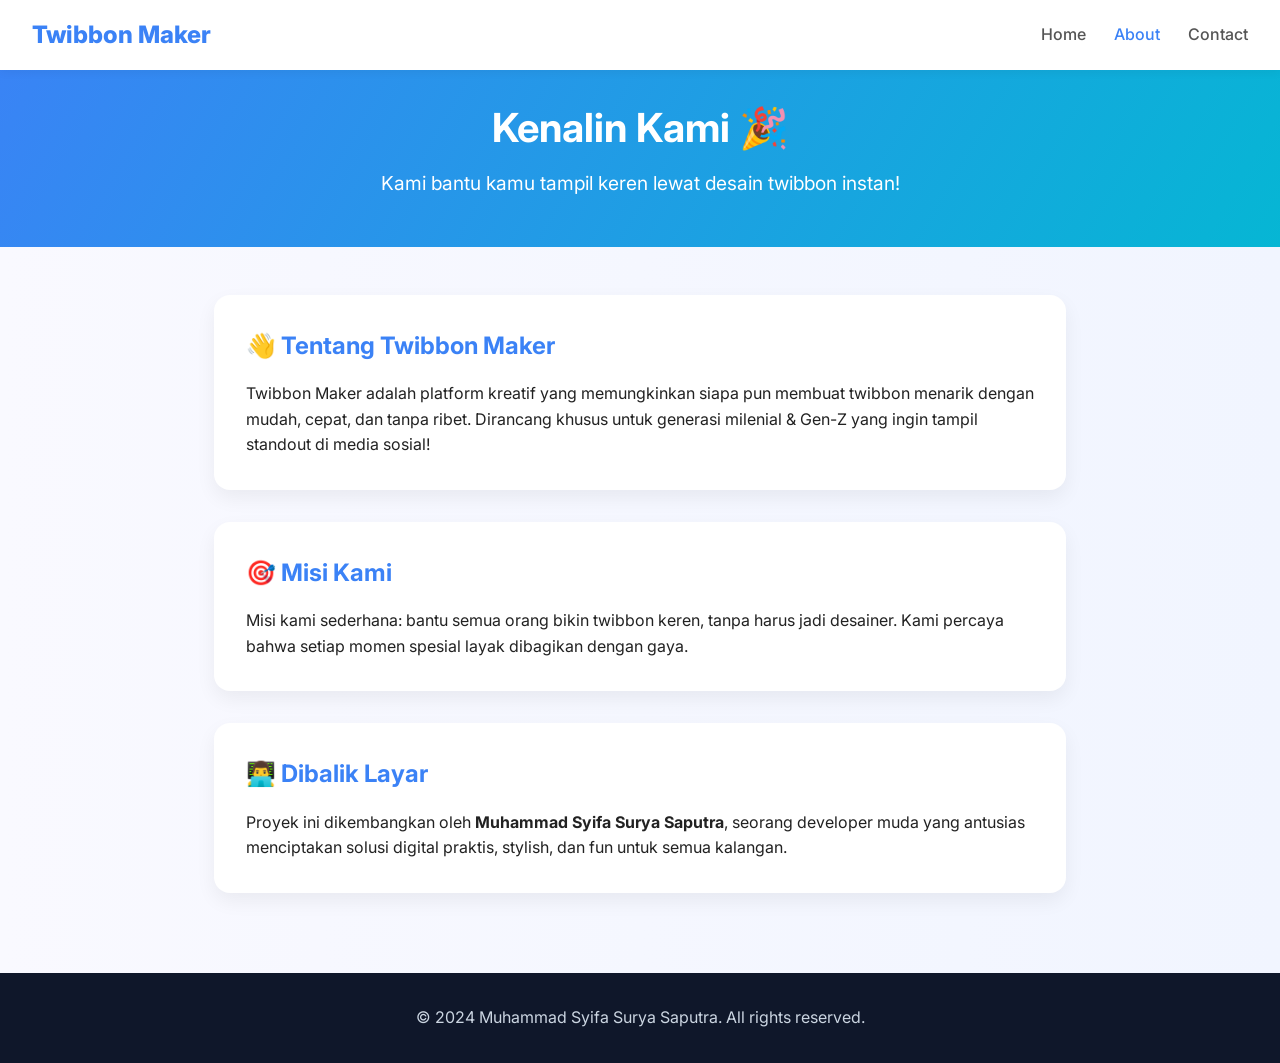
<file: about.html>
<!DOCTYPE html>
<html lang="en">

<head>
    <meta charset="UTF-8" />
    <meta name="viewport" content="width=device-width, initial-scale=1.0" />
    <title>Tentang Kami - Twibbon Maker</title>
    <link href="https://fonts.googleapis.com/css2?family=Inter:wght@400;600;800&display=swap" rel="stylesheet">
    <style>
        * {
            margin: 0;
            padding: 0;
            box-sizing: border-box;
        }

        body {
            font-family: 'Inter', sans-serif;
            background: linear-gradient(to right, #f9f9ff, #f1f5ff);
            color: #222;
            line-height: 1.6;
        }

        nav {
            display: flex;
            justify-content: space-between;
            align-items: center;
            padding: 1rem 2rem;
            background-color: #ffffff;
            box-shadow: 0 2px 10px rgba(0, 0, 0, 0.05);
            position: fixed;
            width: 100%;
            z-index: 10;
        }

        .logo {
            font-size: 1.5rem;
            font-weight: 800;
            color: #3b82f6;
        }

        .menu a {
            margin-left: 1.5rem;
            text-decoration: none;
            color: #555;
            font-weight: 500;
            transition: color 0.3s;
        }

        .menu a:hover,
        .menu a.active {
            color: #3b82f6;
        }

        /* Hamburger Menu */
        .hamburger {
            display: none;
            flex-direction: column;
            cursor: pointer;
            transition: transform 0.3s ease;
            order: -1;
            /* Moves hamburger menu before the logo */
            margin-right: 15px;
        }

        .hamburger div {
            background: #000000;
            height: 3px;
            width: 20px;
            margin: 2px 0;
            border-radius: 2px;
            transition: background 0.3s ease, transform 0.3s ease;
        }

        .mobile-menu a.active {
            background: linear-gradient(to right, #06b6d4, #3b82f6);
            color: #ffffff;
        }

        /* Mobile Menu */
        .mobile-menu {
            padding-top: 60px;
            display: none;
            flex-direction: column;
            position: fixed;
            gap: 6px;
            top: 0;
            left: -220px;
            width: 220px;
            height: 100%;
            background: rgba(255, 255, 255, 0.2);
            box-shadow: 2px 0 5px rgba(0, 0, 0, 0.1);
            transition: left 0.3s ease;
            z-index: 20;
            -webkit-backdrop-filter: blur(12px);
            backdrop-filter: blur(12px);
            border-top-right-radius: 30px;
            border-bottom-right-radius: 30px;
        }

        .mobile-menu a {
            padding: 10px 20px;
            color: rgba(0, 0, 0, 0.85);
            /* teks gelap semi-transparan */
            text-decoration: none;
            font-size: 16px;
            font-weight: 500;
            display: block;
            border-top-right-radius: 50px;
            border-bottom-right-radius: 50px;
            transition: background 0.3s ease, color 0.3s ease;
        }

        .mobile-menu a:hover {
            background: linear-gradient(to right, #06b6d4, #3b82f6);
            color: #ffffff;
        }

        .mobile-menu.show {
            left: 0;
        }

        header {
            padding-top: 6rem;
            padding-bottom: 3rem;
            padding-left: 2rem;
            padding-right: 2rem;
            text-align: center;
            background: linear-gradient(120deg, #3b82f6, #06b6d4);
            color: white;
        }

        header h1 {
            font-size: 2.5rem;
            margin-bottom: 0.5rem;
        }

        header p {
            font-size: 1.2rem;
        }

        main {
            max-width: 900px;
            margin: 0 auto;
            padding: 3rem 1.5rem;
        }

        .card {
            background: white;
            padding: 2rem;
            margin-bottom: 2rem;
            border-radius: 16px;
            box-shadow: 0 8px 20px rgba(0, 0, 0, 0.06);
            transition: transform 0.3s;
        }

        .card:hover {
            transform: translateY(-5px);
        }

        .card h2 {
            margin-bottom: 1rem;
            color: #3b82f6;
        }

        footer {
            text-align: center;
            padding: 2rem;
            background: #0f172a;
            color: #cbd5e1;
        }

        .close-btn {
            background: none;
            border: none;
            font-size: 24px;
            color: #00796b;
            cursor: pointer;
            padding: 10px;
            position: absolute;
            top: 10px;
            right: 10px;
            transition: color 0.3s ease;
        }

        .close-btn:hover {
            color: #004d40;
        }

        @media (max-width: 768px) {
            header h1 {
                font-size: 1.8rem;
            }

            header p {
                font-size: 1rem;
            }

            nav {
                justify-content: flex-start;
                padding: 15px 20px;
            }

            .menu {
                display: none;
            }

            .logo {
                font-size: 16px;
            }

            .hamburger {
                display: flex;
            }

            .mobile-menu {
                display: flex;
            }

            .close-btn {
                display: block;
            }

            footer {
                font-size: 12px;
            }
        }
    </style>
</head>

<body>
    <nav>
        <div class="logo">Twibbon Maker</div>
        <div class="menu">
            <a href="index.html">Home</a>
            <a href="about.html" class="active">About</a>
            <a href="contact.html">Contact</a>
        </div>
        <div class="hamburger" id="hamburger">
            <div></div>
            <div></div>
            <div></div>
        </div>
        <div class="mobile-menu" id="mobileMenu">
            <button class="close-btn" id="closeMenu">&times;</button>
            <a href="/">Home</a>
            <a href="about.html" class="active">About</a>
            <a href="contact.html">Contact</a>
        </div>
    </nav>

    <header>
        <h1>Kenalin Kami 🎉</h1>
        <p>Kami bantu kamu tampil keren lewat desain twibbon instan!</p>
    </header>

    <main>
        <section class="card">
            <h2>👋 Tentang Twibbon Maker</h2>
            <p>Twibbon Maker adalah platform kreatif yang memungkinkan siapa pun membuat twibbon menarik dengan mudah,
                cepat, dan tanpa ribet. Dirancang khusus untuk generasi milenial & Gen-Z yang ingin tampil standout di
                media sosial!</p>
        </section>

        <section class="card">
            <h2>🎯 Misi Kami</h2>
            <p>Misi kami sederhana: bantu semua orang bikin twibbon keren, tanpa harus jadi desainer. Kami percaya bahwa
                setiap momen spesial layak dibagikan dengan gaya.</p>
        </section>

        <section class="card">
            <h2>👨‍💻 Dibalik Layar</h2>
            <p>Proyek ini dikembangkan oleh <strong>Muhammad Syifa Surya Saputra</strong>, seorang developer muda yang
                antusias menciptakan solusi digital praktis, stylish, dan fun untuk semua kalangan.</p>
        </section>
    </main>

    <footer>
        <p>&copy; 2024 Muhammad Syifa Surya Saputra. All rights reserved.</p>
    </footer>

    <script src="/javascript//about.js"></script>
</body>

</html>
</file>
